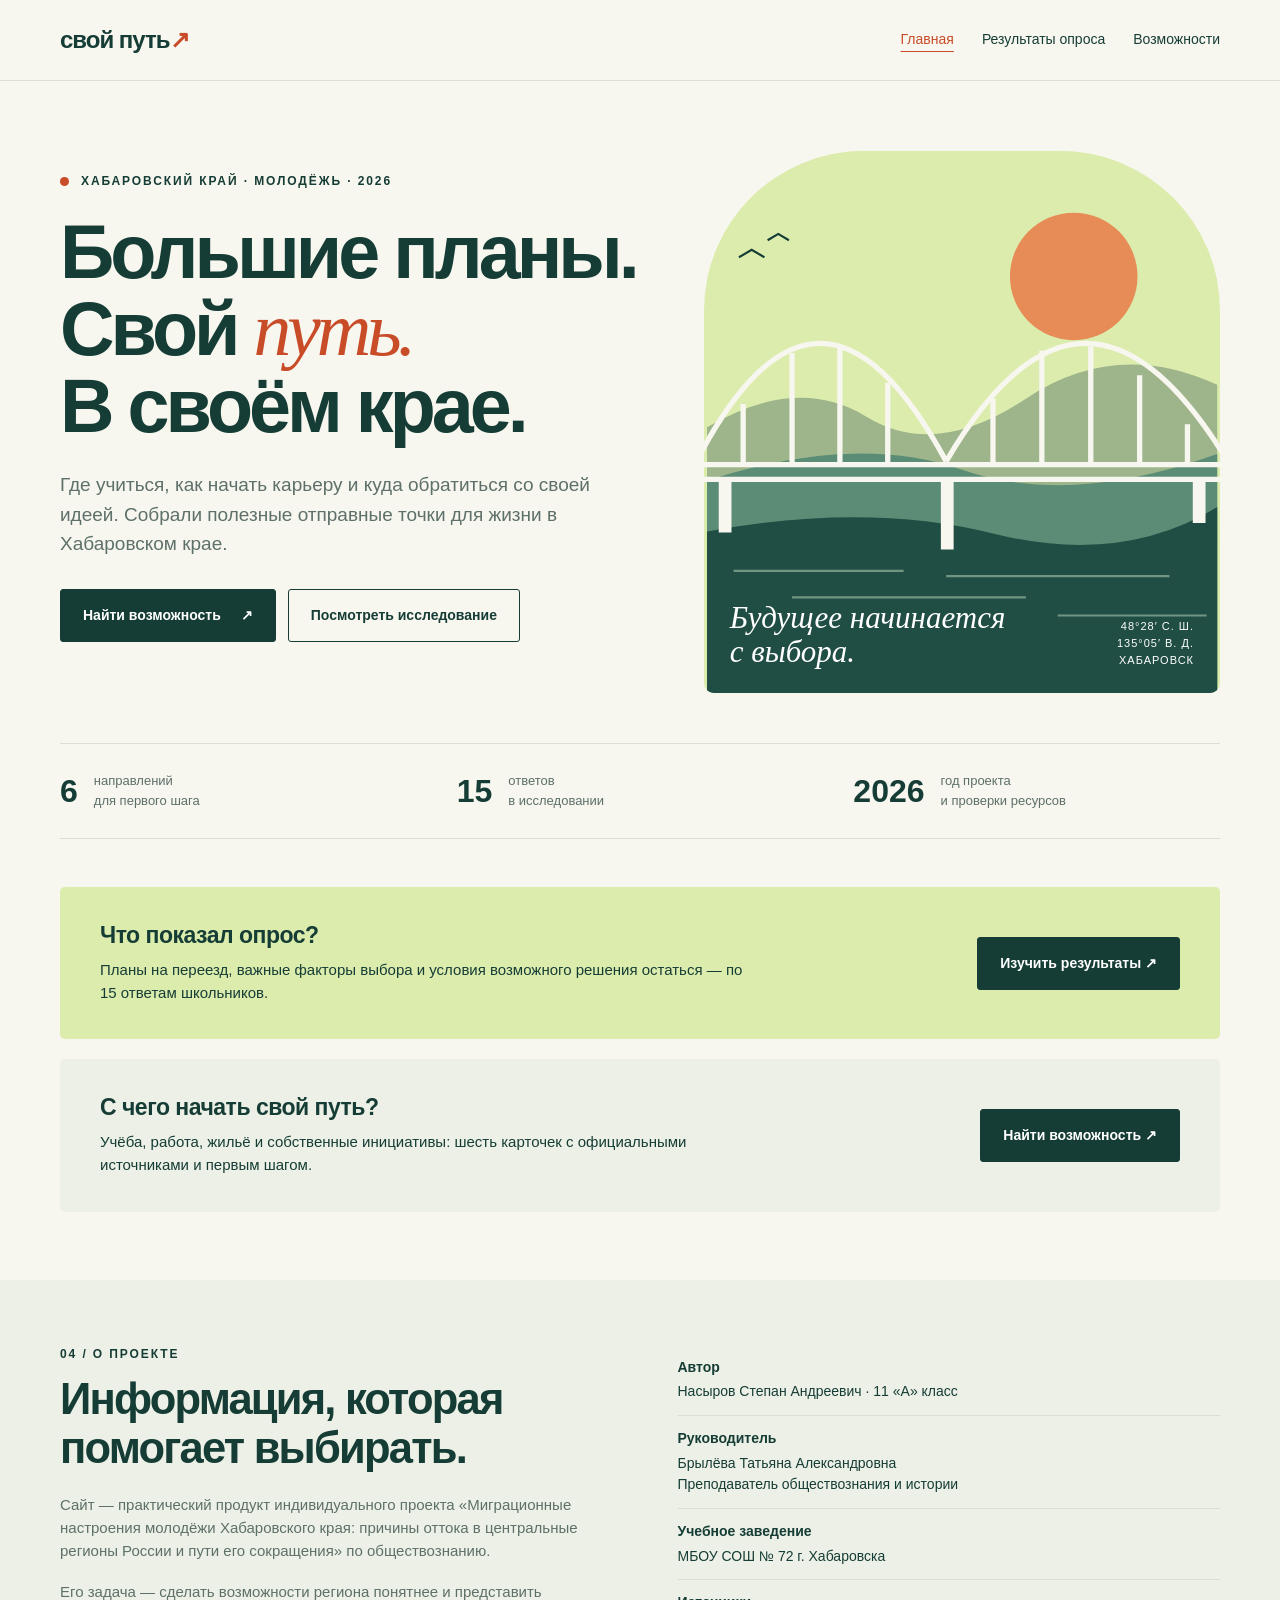
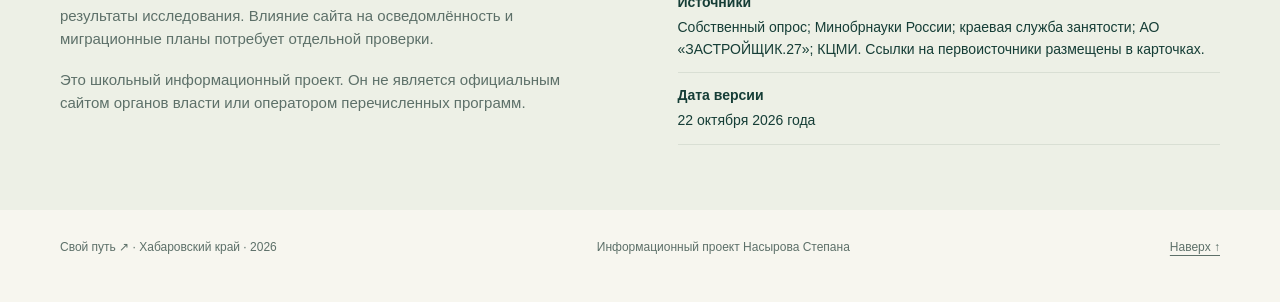
<file: index.html>
<!doctype html>
<html lang="ru"><head><meta charset="utf-8"><meta name="viewport" content="width=device-width, initial-scale=1"><meta name="description" content="Свой путь в Хабаровском крае: школьный проект о миграционных настроениях и возможностях для молодёжи."><meta name="theme-color" content="#153d36"><title>Главная — Свой путь</title><link rel="stylesheet" href="style.css"></head><body id="top"><a class="skip" href="#main">Перейти к содержимому</a><header><div class="wrap nav"><a class="brand" href="index.html">свой путь<span>↗</span></a><nav aria-label="Основная навигация"><a href="index.html" aria-current="page">Главная</a><a href="results.html">Результаты опроса</a><a href="opportunities.html">Возможности</a></nav></div></header><main id="main"><div class="hero wrap"><div class="hero-grid"><div><div class="eyebrow smallcap">Хабаровский край · молодёжь · 2026</div><h1>Большие планы.<br>Свой <em>путь.</em><br>В своём крае.</h1><p class="lead">Где учиться, как начать карьеру и куда обратиться со своей идеей. Собрали полезные отправные точки для жизни в Хабаровском крае.</p><div class="actions"><a class="button" href="opportunities.html">Найти возможность <span aria-hidden="true">↗</span></a><a class="button outline" href="results.html">Посмотреть исследование</a></div></div><div class="hero-art"><svg viewBox="0 0 480 510" role="img" aria-label="Декоративная иллюстрация моста над Амуром"><rect width="480" height="510" fill="#dcecad"/><circle cx="345" cy="118" r="60" fill="#e78b57"/><path d="M0 260Q85 210 150 250T300 233T480 220V510H0" fill="#9eb58b"/><path d="M0 310Q140 265 240 300T480 285V510H0" fill="#5b8c75"/><path d="M0 358Q150 330 270 360T480 335V510H0" fill="#214e44"/><g stroke="#f7f6ef" fill="none" stroke-width="5"><path d="M-20 295H500M-20 309H500"/><path d="M-10 292Q105 70 225 292M225 292Q355 70 490 292"/><path d="M34 238V295M80 190V295M125 184V295M170 218V295M269 233V295M315 188V295M361 184V295M407 211V295M452 257V295"/><path d="M17 309V359M226 309V375M463 309V350" stroke-width="12"/></g><g stroke="#709582" stroke-width="2"><path d="M25 395H185M225 400H435M80 420H300M330 437H470"/></g><path d="M30 100l12-7 12 7m3-16 10-6 10 6" fill="none" stroke="#153d36" stroke-width="2"/></svg><div class="art-note"><b>Будущее начинается<br>с выбора.</b><small>48°28′ С. Ш.<br>135°05′ В. Д.<br>ХАБАРОВСК</small></div></div></div><div class="strip"><div><b>6</b><span>направлений<br>для первого шага</span></div><div><b>15</b><span>ответов<br>в исследовании</span></div><div><b>2026</b><span>год проекта<br>и проверки ресурсов</span></div></div></div>
<div class="wrap home-links"><div class="banner"><div><h3>Что показал опрос?</h3><p>Планы на переезд, важные факторы выбора и условия возможного решения остаться — по 15 ответам школьников.</p></div><a class="button" href="results.html">Изучить результаты ↗</a></div><div class="banner"><div><h3>С чего начать свой путь?</h3><p>Учёба, работа, жильё и собственные инициативы: шесть карточек с официальными источниками и первым шагом.</p></div><a class="button" href="opportunities.html">Найти возможность ↗</a></div></div><section id="about" class="about"><div class="wrap about-grid"><div><div class="smallcap">04 / о проекте</div><h2>Информация, которая<br>помогает выбирать.</h2><p>Сайт — практический продукт индивидуального проекта «Миграционные настроения молодёжи Хабаровского края: причины оттока в центральные регионы России и пути его сокращения» по обществознанию.</p><p>Его задача — сделать возможности региона понятнее и представить результаты исследования. Влияние сайта на осведомлённость и миграционные планы потребует отдельной проверки.</p><p>Это школьный информационный проект. Он не является официальным сайтом органов власти или оператором перечисленных программ.</p></div><div class="credits"><div><b>Автор</b>Насыров Степан Андреевич · 11 «А» класс</div><div><b>Руководитель</b>Брылёва Татьяна Александровна<br>Преподаватель обществознания и истории</div><div><b>Учебное заведение</b>МБОУ СОШ № 72 г. Хабаровска</div><div><b>Источники</b>Собственный опрос; Минобрнауки России; краевая служба занятости; АО «ЗАСТРОЙЩИК.27»; КЦМИ. Ссылки на первоисточники размещены в карточках.</div><div><b>Дата версии</b>22 октября 2026 года</div></div></div></section></main><footer><div class="wrap footer-inner"><p>Свой путь ↗ · Хабаровский край · 2026</p><p>Информационный проект Насырова Степана</p><a href="#top">Наверх ↑</a></div></footer></body></html>
</file>
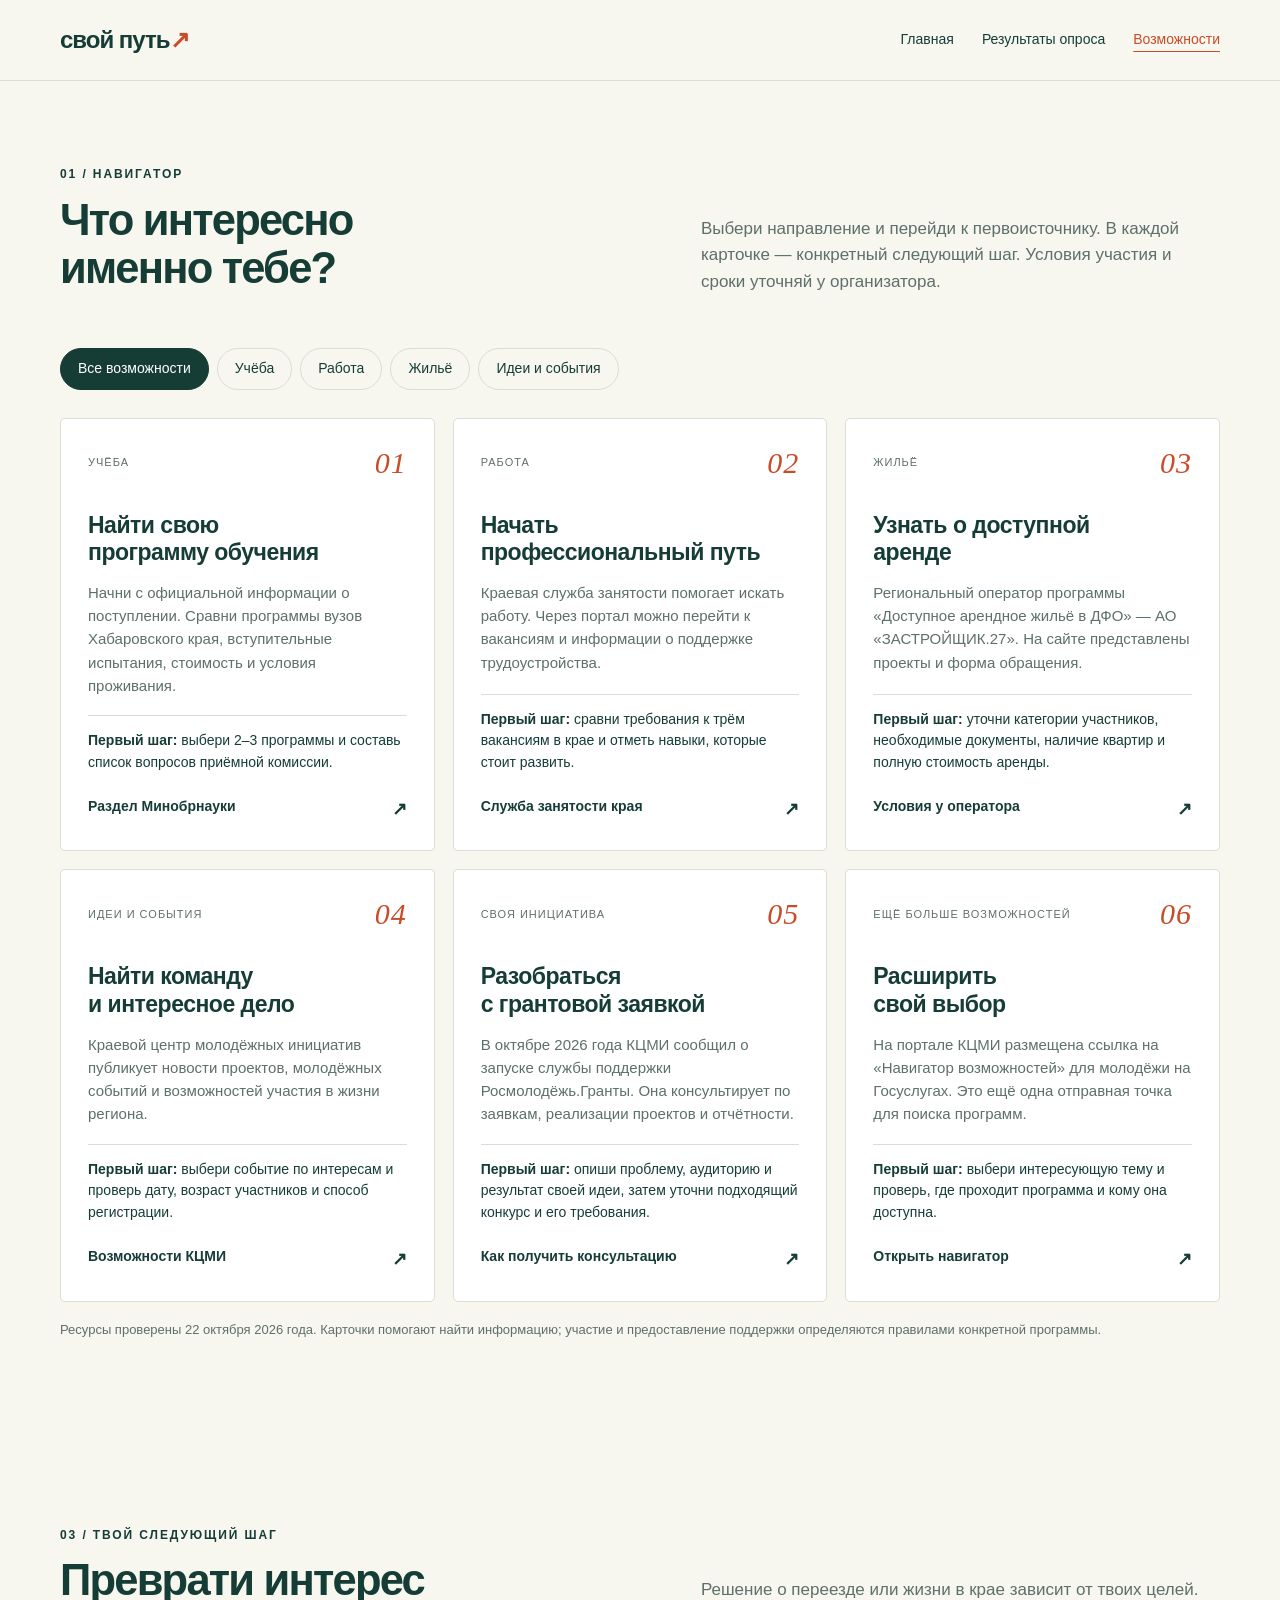
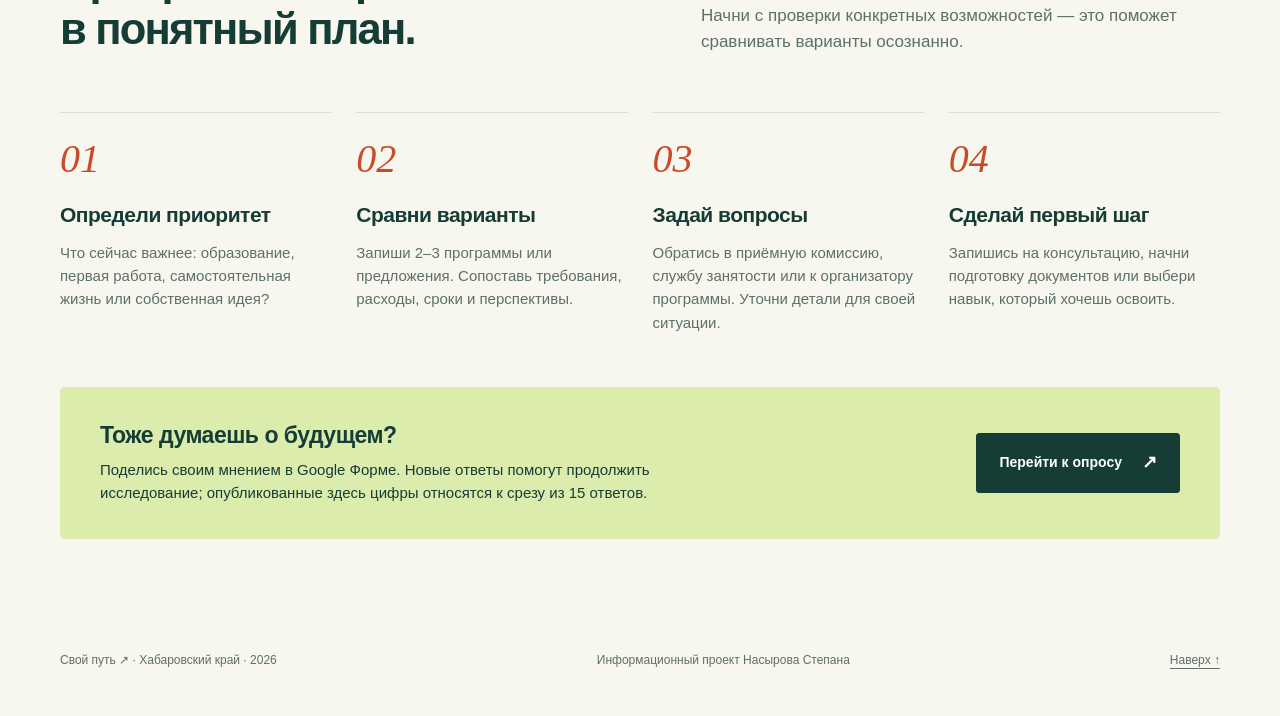
<file: opportunities.html>
<!doctype html>
<html lang="ru"><head><meta charset="utf-8"><meta name="viewport" content="width=device-width, initial-scale=1"><meta name="description" content="Официальные ресурсы для молодёжи Хабаровского края: образование, работа, доступная аренда и молодёжные инициативы."><meta name="theme-color" content="#153d36"><title>Возможности для молодёжи — Свой путь</title><link rel="stylesheet" href="style.css"></head><body id="top"><a class="skip" href="#main">Перейти к содержимому</a><header><div class="wrap nav"><a class="brand" href="index.html">свой путь<span>↗</span></a><nav aria-label="Основная навигация"><a href="index.html">Главная</a><a href="results.html">Результаты опроса</a><a href="opportunities.html" aria-current="page">Возможности</a></nav></div></header><main id="main"><section id="opportunities"><div class="wrap"><div class="section-head"><div><div class="smallcap">01 / навигатор</div><h1 class="page-heading">Что интересно<br>именно тебе?</h1></div><p>Выбери направление и перейди к первоисточнику. В каждой карточке — конкретный следующий шаг. Условия участия и сроки уточняй у организатора.</p></div><div class="filter" aria-label="Фильтр возможностей"><button type="button" data-filter="all" aria-pressed="true">Все возможности</button><button type="button" data-filter="study" aria-pressed="false">Учёба</button><button type="button" data-filter="career" aria-pressed="false">Работа</button><button type="button" data-filter="housing" aria-pressed="false">Жильё</button><button type="button" data-filter="ideas" aria-pressed="false">Идеи и события</button></div><div class="cards">
<article class="card" data-category="study"><div class="card-top"><span>Учёба</span><span class="card-num">01</span></div><h3>Найти свою<br>программу обучения</h3><p>Начни с официальной информации о поступлении. Сравни программы вузов Хабаровского края, вступительные испытания, стоимость и условия проживания.</p><p class="step"><b>Первый шаг:</b> выбери 2–3 программы и составь список вопросов приёмной комиссии.</p><a href="https://minobrnauki.gov.ru/abitur/" target="_blank" rel="noopener noreferrer">Раздел Минобрнауки <span aria-hidden="true">↗</span></a></article>
<article class="card" data-category="career"><div class="card-top"><span>Работа</span><span class="card-num">02</span></div><h3>Начать<br>профессиональный путь</h3><p>Краевая служба занятости помогает искать работу. Через портал можно перейти к вакансиям и информации о поддержке трудоустройства.</p><p class="step"><b>Первый шаг:</b> сравни требования к трём вакансиям в крае и отметь навыки, которые стоит развить.</p><a href="https://sz27.ru/" target="_blank" rel="noopener noreferrer">Служба занятости края <span aria-hidden="true">↗</span></a></article>
<article class="card" data-category="housing"><div class="card-top"><span>Жильё</span><span class="card-num">03</span></div><h3>Узнать о доступной<br>аренде</h3><p>Региональный оператор программы «Доступное арендное жильё в ДФО» — АО «ЗАСТРОЙЩИК.27». На сайте представлены проекты и форма обращения.</p><p class="step"><b>Первый шаг:</b> уточни категории участников, необходимые документы, наличие квартир и полную стоимость аренды.</p><a href="https://stroyka27.ru/rent" target="_blank" rel="noopener noreferrer">Условия у оператора <span aria-hidden="true">↗</span></a></article>
<article class="card" data-category="ideas"><div class="card-top"><span>Идеи и события</span><span class="card-num">04</span></div><h3>Найти команду<br>и интересное дело</h3><p>Краевой центр молодёжных инициатив публикует новости проектов, молодёжных событий и возможностей участия в жизни региона.</p><p class="step"><b>Первый шаг:</b> выбери событие по интересам и проверь дату, возраст участников и способ регистрации.</p><a href="https://molkhv.ru/" target="_blank" rel="noopener noreferrer">Возможности КЦМИ <span aria-hidden="true">↗</span></a></article>
<article class="card" data-category="ideas"><div class="card-top"><span>Своя инициатива</span><span class="card-num">05</span></div><h3>Разобраться<br>с грантовой заявкой</h3><p>В октябре 2026 года КЦМИ сообщил о запуске службы поддержки Росмолодёжь.Гранты. Она консультирует по заявкам, реализации проектов и отчётности.</p><p class="step"><b>Первый шаг:</b> опиши проблему, аудиторию и результат своей идеи, затем уточни подходящий конкурс и его требования.</p><a href="https://molkhv.ru/novosti-new/item/1775-dant-start-raboty-sluzhbe-podderzhki-rosmolodjozh-granty" target="_blank" rel="noopener noreferrer">Как получить консультацию <span aria-hidden="true">↗</span></a></article>
<article class="card" data-category="study ideas"><div class="card-top"><span>Ещё больше возможностей</span><span class="card-num">06</span></div><h3>Расширить<br>свой выбор</h3><p>На портале КЦМИ размещена ссылка на «Навигатор возможностей» для молодёжи на Госуслугах. Это ещё одна отправная точка для поиска программ.</p><p class="step"><b>Первый шаг:</b> выбери интересующую тему и проверь, где проходит программа и кому она доступна.</p><a href="https://www.gosuslugi.ru/molodym/info" target="_blank" rel="noopener noreferrer">Открыть навигатор <span aria-hidden="true">↗</span></a></article>
</div><p class="fine checked">Ресурсы проверены 22 октября 2026 года. Карточки помогают найти информацию; участие и предоставление поддержки определяются правилами конкретной программы.</p></div></section><section id="route"><div class="wrap"><div class="section-head"><div><div class="smallcap">03 / твой следующий шаг</div><h2>Преврати интерес<br>в понятный план.</h2></div><p>Решение о переезде или жизни в крае зависит от твоих целей. Начни с проверки конкретных возможностей — это поможет сравнивать варианты осознанно.</p></div><div class="route"><article><div class="number">01</div><h3>Определи приоритет</h3><p>Что сейчас важнее: образование, первая работа, самостоятельная жизнь или собственная идея?</p></article><article><div class="number">02</div><h3>Сравни варианты</h3><p>Запиши 2–3 программы или предложения. Сопоставь требования, расходы, сроки и перспективы.</p></article><article><div class="number">03</div><h3>Задай вопросы</h3><p>Обратись в приёмную комиссию, службу занятости или к организатору программы. Уточни детали для своей ситуации.</p></article><article><div class="number">04</div><h3>Сделай первый шаг</h3><p>Запишись на консультацию, начни подготовку документов или выбери навык, который хочешь освоить.</p></article></div><div class="banner"><div><h3>Тоже думаешь о будущем?</h3><p>Поделись своим мнением в Google Форме. Новые ответы помогут продолжить исследование; опубликованные здесь цифры относятся к срезу из 15 ответов.</p></div><a class="button" href="https://docs.google.com/forms/d/e/1FAIpQLSfAcllnEKL29ymfyLrAp2c3tVQ2KLZf5_QUeeDh3yBoGeaEZg/viewform" target="_blank" rel="noopener noreferrer">Перейти к опросу <span aria-hidden="true">↗</span></a></div></div></section></main><footer><div class="wrap footer-inner"><p>Свой путь ↗ · Хабаровский край · 2026</p><p>Информационный проект Насырова Степана</p><a href="#top">Наверх ↑</a></div></footer><script>
document.querySelectorAll('[data-filter]').forEach(button=>button.addEventListener('click',()=>{const value=button.dataset.filter;document.querySelectorAll('[data-filter]').forEach(item=>item.setAttribute('aria-pressed',String(item===button)));document.querySelectorAll('[data-category]').forEach(card=>{card.hidden=value!=='all'&&!card.dataset.category.split(' ').includes(value)});}));
</script></body></html>
</file>
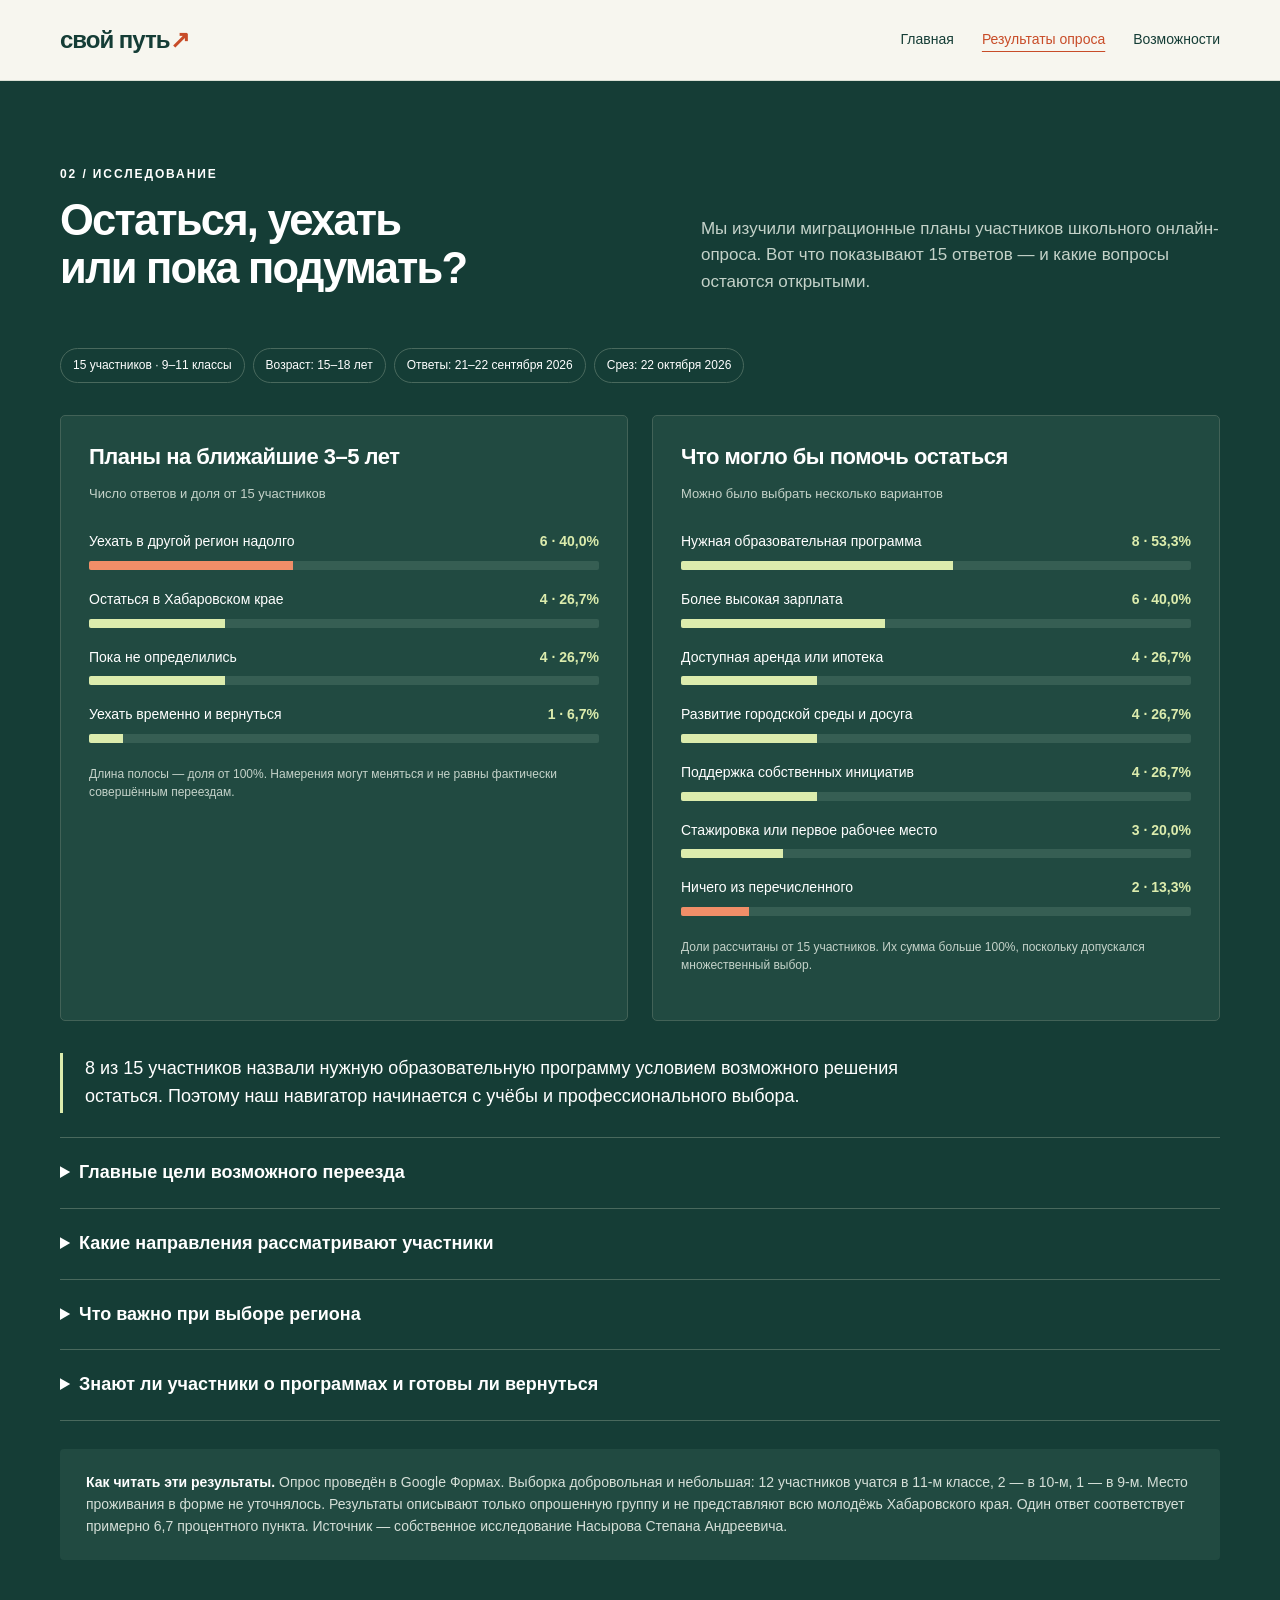
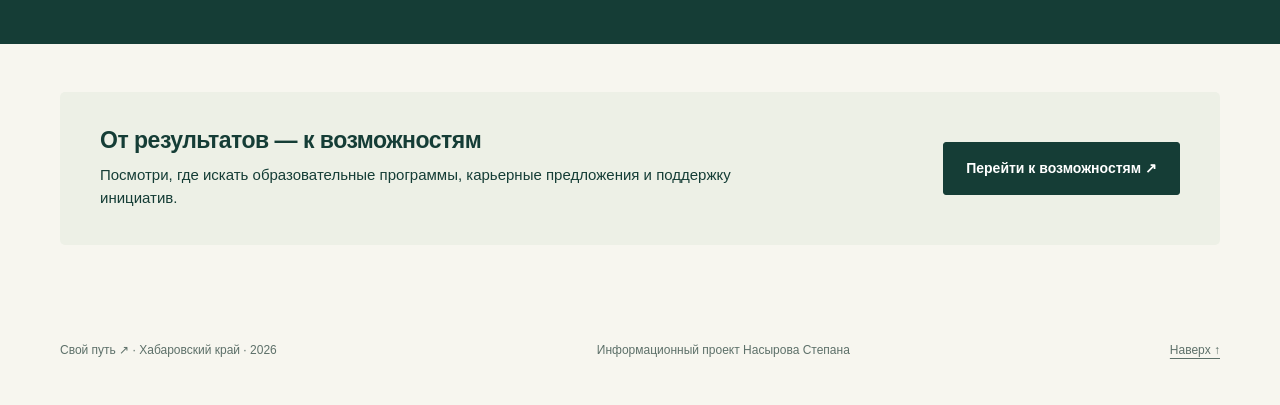
<file: results.html>
<!doctype html>
<html lang="ru"><head><meta charset="utf-8"><meta name="viewport" content="width=device-width, initial-scale=1"><meta name="description" content="Результаты опроса 15 школьников: планы, причины возможного переезда и условия решения остаться в Хабаровском крае."><meta name="theme-color" content="#153d36"><title>Результаты опроса — Свой путь</title><link rel="stylesheet" href="style.css"></head><body id="top"><a class="skip" href="#main">Перейти к содержимому</a><header><div class="wrap nav"><a class="brand" href="index.html">свой путь<span>↗</span></a><nav aria-label="Основная навигация"><a href="index.html">Главная</a><a href="results.html" aria-current="page">Результаты опроса</a><a href="opportunities.html">Возможности</a></nav></div></header><main id="main"><section id="research" class="research"><div class="wrap"><div class="section-head"><div><div class="smallcap">02 / исследование</div><h1 class="page-heading">Остаться, уехать<br>или пока подумать?</h1></div><p>Мы изучили миграционные планы участников школьного онлайн-опроса. Вот что показывают 15 ответов — и какие вопросы остаются открытыми.</p></div><div class="survey-meta"><span>15 участников · 9–11 классы</span><span>Возраст: 15–18 лет</span><span>Ответы: 21–22 сентября 2026</span><span>Срез: 22 октября 2026</span></div><div class="research-grid">
<article class="chart-card"><h3>Планы на ближайшие 3–5 лет</h3><p class="chart-sub">Число ответов и доля от 15 участников</p><div class="barrow"><div class="barlabel"><span>Уехать в другой регион надолго</span><strong>6 · 40,0%</strong></div><div class="track"><div class="fill orange" style="width:40%"></div></div></div><div class="barrow"><div class="barlabel"><span>Остаться в Хабаровском крае</span><strong>4 · 26,7%</strong></div><div class="track"><div class="fill" style="width:26.6667%"></div></div></div><div class="barrow"><div class="barlabel"><span>Пока не определились</span><strong>4 · 26,7%</strong></div><div class="track"><div class="fill" style="width:26.6667%"></div></div></div><div class="barrow"><div class="barlabel"><span>Уехать временно и вернуться</span><strong>1 · 6,7%</strong></div><div class="track"><div class="fill" style="width:6.6667%"></div></div></div><p class="chart-note">Длина полосы — доля от 100%. Намерения могут меняться и не равны фактически совершённым переездам.</p></article>
<article class="chart-card"><h3>Что могло бы помочь остаться</h3><p class="chart-sub">Можно было выбрать несколько вариантов</p><div class="barrow"><div class="barlabel"><span>Нужная образовательная программа</span><strong>8 · 53,3%</strong></div><div class="track"><div class="fill" style="width:53.3333%"></div></div></div><div class="barrow"><div class="barlabel"><span>Более высокая зарплата</span><strong>6 · 40,0%</strong></div><div class="track"><div class="fill" style="width:40%"></div></div></div><div class="barrow"><div class="barlabel"><span>Доступная аренда или ипотека</span><strong>4 · 26,7%</strong></div><div class="track"><div class="fill" style="width:26.6667%"></div></div></div><div class="barrow"><div class="barlabel"><span>Развитие городской среды и досуга</span><strong>4 · 26,7%</strong></div><div class="track"><div class="fill" style="width:26.6667%"></div></div></div><div class="barrow"><div class="barlabel"><span>Поддержка собственных инициатив</span><strong>4 · 26,7%</strong></div><div class="track"><div class="fill" style="width:26.6667%"></div></div></div><div class="barrow"><div class="barlabel"><span>Стажировка или первое рабочее место</span><strong>3 · 20,0%</strong></div><div class="track"><div class="fill" style="width:20%"></div></div></div><div class="barrow"><div class="barlabel"><span>Ничего из перечисленного</span><strong>2 · 13,3%</strong></div><div class="track"><div class="fill orange" style="width:13.3333%"></div></div></div><p class="chart-note">Доли рассчитаны от 15 участников. Их сумма больше 100%, поскольку допускался множественный выбор.</p></article></div>
<p class="callout">8 из 15 участников назвали нужную образовательную программу условием возможного решения остаться. Поэтому наш навигатор начинается с учёбы и профессионального выбора.</p>
<div class="more-results">
<details><summary>Главные цели возможного переезда</summary><div class="details-body"><table class="result-table"><thead><tr><th scope="col">Цель</th><th scope="col">Ответы · доля</th></tr></thead><tbody><tr><td>Получение образования</td><td>6 · 40,0%</td></tr><tr><td>Работа и карьерный рост</td><td>4 · 26,7%</td></tr><tr><td>Качество городской среды и досуга</td><td>3 · 20,0%</td></tr><tr><td>Более высокий доход</td><td>1 · 6,7%</td></tr><tr><td>Семейные обстоятельства</td><td>1 · 6,7%</td></tr><tr><td>Климат и транспортная удалённость</td><td>0 · 0,0%</td></tr></tbody></table><p class="chart-note">Все 15 участников выбирали одну главную цель. Отсутствие выборов климата здесь не означает, что он вообще не влияет на решение.</p></div></details>
<details><summary>Какие направления рассматривают участники</summary><div class="details-body"><table class="result-table"><thead><tr><th scope="col">Направление</th><th scope="col">Ответы · доля</th></tr></thead><tbody><tr><td>Пока не выбрано</td><td>5 · 33,3%</td></tr><tr><td>Другая страна</td><td>4 · 26,7%</td></tr><tr><td>Другой регион Дальнего Востока</td><td>2 · 13,3%</td></tr><tr><td>Другой регион России</td><td>2 · 13,3%</td></tr><tr><td>Москва / Московская область</td><td>1 · 6,7%</td></tr><tr><td>Санкт-Петербург / Ленинградская область</td><td>1 · 6,7%</td></tr></tbody></table><p class="chart-note">Вопрос задавался всем, включая планирующих остаться. Москва и Санкт-Петербург с областями вместе получили 2 ответа: опрос не подтверждает преобладание этих направлений.</p></div></details>
<details><summary>Что важно при выборе региона</summary><div class="details-body"><table class="result-table"><thead><tr><th scope="col">Фактор</th><th scope="col">Средний балл из 5</th></tr></thead><tbody><tr><td>Уровень заработной платы</td><td>4,13</td></tr><tr><td>Желаемое образование</td><td>4,00</td></tr><tr><td>Доступность жилья</td><td>3,80</td></tr><tr><td>Карьерный рост и выбор работодателей</td><td>3,60</td></tr><tr><td>Качество городской среды и досуга</td><td>3,33</td></tr><tr><td>Климат и транспортная удалённость</td><td>3,13</td></tr><tr><td>Семья и социальные связи</td><td>2,73</td></tr></tbody></table><p class="chart-note">Средние оценки 15 участников по шкале от 1 до 5. Это важность факторов, а не оценка качества жизни в Хабаровском крае.</p></div></details>
<details><summary>Знают ли участники о программах и готовы ли вернуться</summary><div class="details-body"><p>Почти ничего не знают о региональных возможностях 6 человек (40,0%), слышали о некоторых программах 8 (53,3%), знают и пользовались ими 1 (6,7%).</p><p>После возможного отъезда учиться готовы или скорее готовы вернуться 5 участников (33,3%), не готовы или скорее не готовы — 7 (46,7%), не определились — 3 (20,0%).</p><p class="chart-note">Оба вопроса задавались всем 15 участникам. Ответ о возвращении не является прогнозом фактического поведения.</p></div></details>
</div><div class="method"><strong>Как читать эти результаты.</strong> Опрос проведён в Google Формах. Выборка добровольная и небольшая: 12 участников учатся в 11-м классе, 2 — в 10-м, 1 — в 9-м. Место проживания в форме не уточнялось. Результаты описывают только опрошенную группу и не представляют всю молодёжь Хабаровского края. Один ответ соответствует примерно 6,7 процентного пункта. Источник — собственное исследование Насырова Степана Андреевича.</div></div></section><div class="wrap home-links"><div class="banner"><div><h3>От результатов — к возможностям</h3><p>Посмотри, где искать образовательные программы, карьерные предложения и поддержку инициатив.</p></div><a class="button" href="opportunities.html">Перейти к возможностям ↗</a></div></div></main><footer><div class="wrap footer-inner"><p>Свой путь ↗ · Хабаровский край · 2026</p><p>Информационный проект Насырова Степана</p><a href="#top">Наверх ↑</a></div></footer></body></html>
</file>
<file: style.css>
:root{--ink:#153d36;--paper:#f7f6ef;--white:#fff;--muted:#5d7069;--line:#d9dfd4;--orange:#c84c28;--lime:#dcecad;--pale:#edf0e6}*{box-sizing:border-box}html{scroll-behavior:smooth;scroll-padding-top:95px}body{margin:0;background:var(--paper);color:var(--ink);font:17px/1.55 Arial,Helvetica,sans-serif}a{color:inherit;text-underline-offset:4px}button{font:inherit}a:focus-visible,button:focus-visible,summary:focus-visible{outline:3px solid var(--orange);outline-offset:5px}.wrap{width:min(1160px,calc(100% - 64px));margin:auto}header{position:sticky;top:0;background:rgba(247,246,239,.97);z-index:9;border-bottom:1px solid var(--line)}.nav{min-height:80px;display:flex;align-items:center;justify-content:space-between;gap:32px}.brand{text-decoration:none;font-size:24px;font-weight:800;letter-spacing:-1px;white-space:nowrap}.brand span{color:var(--orange)}nav{display:flex;gap:28px;font-size:14px}nav a{text-decoration:none}.smallcap{font-size:12px;text-transform:uppercase;letter-spacing:1.9px;font-weight:700}.hero{padding:70px 0 0}.hero-grid{display:grid;grid-template-columns:1.15fr 1fr;gap:50px;align-items:center}.eyebrow{display:flex;align-items:center;gap:12px;margin-bottom:24px}.eyebrow:before{content:"";width:9px;height:9px;background:var(--orange);border-radius:50%}h1{font-size:clamp(48px,5.9vw,78px);line-height:1.02;letter-spacing:-4px;margin:0 0 25px;font-weight:800}h1 em{font-family:Georgia,serif;font-weight:400;color:var(--orange);font-style:italic}h2{font-size:clamp(32px,3.4vw,46px);line-height:1.12;letter-spacing:-1.8px;margin:12px 0 20px}h3{font-size:23px;line-height:1.2;letter-spacing:-.5px;margin:0 0 14px}p{margin:0 0 18px}.lead{font-size:19px;color:var(--muted);max-width:550px}.actions{display:flex;flex-wrap:wrap;gap:12px;margin:30px 0}.button{display:inline-flex;justify-content:center;align-items:center;gap:20px;border:1px solid var(--ink);background:var(--ink);color:white;padding:15px 22px;text-decoration:none;font-size:14px;font-weight:700;border-radius:3px}.button.outline{background:transparent;color:var(--ink)}.button:hover{background:var(--orange);border-color:var(--orange);color:white}.hero-art{position:relative;border-radius:160px 160px 10px 10px;background:var(--lime);overflow:hidden;aspect-ratio:1/1.05}.hero-art svg{width:100%;height:100%;display:block}.art-note{position:absolute;left:26px;right:26px;bottom:24px;color:white;display:flex;justify-content:space-between;align-items:end;gap:20px}.art-note b{font:italic 31px/1.1 Georgia,serif}.art-note small{font-size:11px;text-align:right;letter-spacing:1px}.strip{display:grid;grid-template-columns:repeat(3,1fr);margin-top:50px;padding:27px 0;border-top:1px solid var(--line);border-bottom:1px solid var(--line);gap:30px}.strip div{display:flex;gap:16px;align-items:center}.strip b{font-size:32px;line-height:1}.strip span{font-size:13px;color:var(--muted)}section{padding:84px 0}.section-head{display:grid;grid-template-columns:1.1fr 1fr;gap:70px;align-items:end;margin-bottom:35px}.section-head p{color:var(--muted)}.filter{display:flex;flex-wrap:wrap;gap:8px;margin:28px 0}.filter button{cursor:pointer;border:1px solid var(--line);border-radius:30px;padding:9px 17px;background:transparent;color:var(--ink);font-size:14px}.filter button[aria-pressed=true]{background:var(--ink);color:white;border-color:var(--ink)}.cards{display:grid;grid-template-columns:repeat(3,1fr);gap:18px}.card{padding:27px;background:var(--white);border:1px solid var(--line);border-radius:5px;display:flex;flex-direction:column;min-height:350px}.card[hidden]{display:none}.card-top{display:flex;align-items:center;justify-content:space-between;font-size:11px;letter-spacing:1px;text-transform:uppercase;color:var(--muted);margin-bottom:32px}.card-num{font:italic 30px Georgia,serif;color:var(--orange)}.card p{font-size:15px;color:var(--muted)}.card .step{color:var(--ink);font-size:14px;border-top:1px solid var(--line);padding-top:14px;margin-top:auto}.card a{font-size:14px;font-weight:700;display:inline-flex;justify-content:space-between;gap:10px;text-decoration:none;margin-top:4px}.card a:hover{text-decoration:underline}.fine{font-size:13px;color:var(--muted)}.checked{margin-top:18px}.research{background:var(--ink);color:white}.research .section-head p,.research .fine{color:#c4d2c9}.research h2{max-width:600px}.survey-meta{display:flex;gap:8px;flex-wrap:wrap;margin:22px 0 32px}.survey-meta span{font-size:12px;border:1px solid #49695d;padding:7px 12px;border-radius:30px}.research-grid{display:grid;grid-template-columns:1fr 1fr;gap:24px}.chart-card{background:#214a41;border:1px solid #426257;padding:28px;border-radius:5px}.chart-card h3{font-size:22px}.chart-sub{font-size:13px;color:#c4d2c9;margin-bottom:27px}.barrow{margin-bottom:19px}.barlabel{display:flex;justify-content:space-between;gap:15px;font-size:14px;margin-bottom:8px}.barlabel strong{white-space:nowrap;color:var(--lime)}.track{height:9px;background:#365e53;border-radius:2px;overflow:hidden}.fill{height:100%;background:var(--lime)}.fill.orange{background:#f18e68}.chart-note{font-size:12px;color:#c4d2c9;margin-top:22px;line-height:1.5}.callout{border-left:3px solid var(--lime);padding:2px 0 2px 22px;margin-top:32px;font-size:18px;max-width:900px}.more-results{margin-top:24px;border-top:1px solid #49695d}.more-results details{border-bottom:1px solid #49695d;padding:21px 0}.more-results summary{cursor:pointer;font-size:18px;font-weight:700}.more-results .details-body{padding-top:22px;max-width:900px}.result-table{width:100%;border-collapse:collapse;font-size:14px}.result-table th,.result-table td{padding:10px 8px;border-bottom:1px solid #426257;text-align:left}.result-table th{color:#c4d2c9}.result-table td:last-child,.result-table th:last-child{text-align:right;white-space:nowrap}.method{margin-top:28px;background:#214a41;border-radius:4px;padding:23px 26px;font-size:14px;color:#d5dfd8}.method strong{color:white}.route{display:grid;grid-template-columns:repeat(4,1fr);gap:25px;margin-top:38px}.route article{border-top:1px solid var(--line);padding-top:22px}.route .number{font:italic 40px Georgia,serif;color:var(--orange);margin-bottom:20px}.route h3{font-size:21px}.route p{font-size:15px;color:var(--muted)}.banner{background:var(--lime);border-radius:5px;padding:35px 40px;display:flex;align-items:center;justify-content:space-between;gap:30px;margin-top:35px}.banner h3{margin-bottom:8px}.banner p{font-size:15px;margin:0;max-width:650px}.banner .button{white-space:nowrap;margin:0}.about{padding:65px 0;background:var(--pale)}.about-grid{display:grid;grid-template-columns:1fr 1fr;gap:75px}.about p{font-size:15px;color:var(--muted)}.credits{font-size:14px}.credits div{padding:12px 0;border-bottom:1px solid var(--line)}.credits b{display:block;margin-bottom:3px}footer{padding:28px 0}.footer-inner{display:flex;justify-content:space-between;gap:25px;font-size:12px;color:var(--muted)}.skip{position:absolute;left:-9999px}.skip:focus{left:20px;top:20px;padding:12px;background:white;z-index:99}a[target=_blank] span{font-size:18px}
@media(max-width:900px){.hero-grid{grid-template-columns:1fr;gap:30px}.hero-art{width:100%;max-width:500px;justify-self:center}h1{letter-spacing:-2px}.cards{grid-template-columns:repeat(2,1fr)}nav{gap:18px}.section-head{gap:30px}.route{grid-template-columns:repeat(2,1fr)}.about-grid{gap:35px}}
@media(max-width:640px){.wrap{width:calc(100% - 36px)}.nav{min-height:72px;flex-wrap:wrap;gap:8px;padding:12px 0}.brand{font-size:23px}nav{font-size:12px;gap:16px;width:100%;overflow:auto;padding-bottom:3px;white-space:nowrap}.hero{padding-top:38px}.hero-grid,.section-head,.research-grid,.about-grid{grid-template-columns:1fr;gap:25px}.hero-art{max-height:390px;aspect-ratio:1/1;margin-top:5px}.lead{font-size:17px}h1{font-size:51px;letter-spacing:-2.7px}.eyebrow{font-size:10px;letter-spacing:1.2px}.actions{margin:25px 0 0}.button{padding:13px 17px;font-size:13px}.strip{gap:15px;margin-top:30px}.strip div{display:block}.strip b{display:block;font-size:27px;margin-bottom:8px}.strip span{font-size:11px;line-height:1.2;display:block}section{padding:55px 0}.section-head{margin-bottom:22px}.section-head p{margin:0}.cards{grid-template-columns:1fr}.card{min-height:0;padding:25px}.card-top{margin-bottom:22px}.filter{gap:7px}.filter button{font-size:12px;padding:8px 13px}.chart-card{padding:22px 19px}.barlabel{font-size:13px}.chart-card h3{font-size:21px}.route{gap:20px}.route h3{font-size:18px}.route p{font-size:14px}.banner{padding:27px;display:block}.banner .button{margin-top:23px}.footer-inner{display:block}.footer-inner p{margin-bottom:9px}.about{padding:45px 0}.result-table{font-size:12px}.result-table th,.result-table td{padding:9px 3px}.callout{font-size:16px}.method{padding:20px;font-size:13px}}
@media(prefers-reduced-motion:reduce){html{scroll-behavior:auto}}

nav a[aria-current="page"]{color:var(--orange);text-decoration:underline;text-underline-offset:7px}.page-heading{font-size:clamp(32px,3.4vw,46px);line-height:1.12;letter-spacing:-1.8px;margin:12px 0 20px}.page-intro{padding:38px 0 0}.page-intro p{margin-bottom:0}.research{min-height:70vh}.research a{color:var(--lime)}.home-links{padding:48px 0}.home-links .banner{margin:0 0 20px}.home-links .banner:last-child{background:var(--pale)}
</file>
